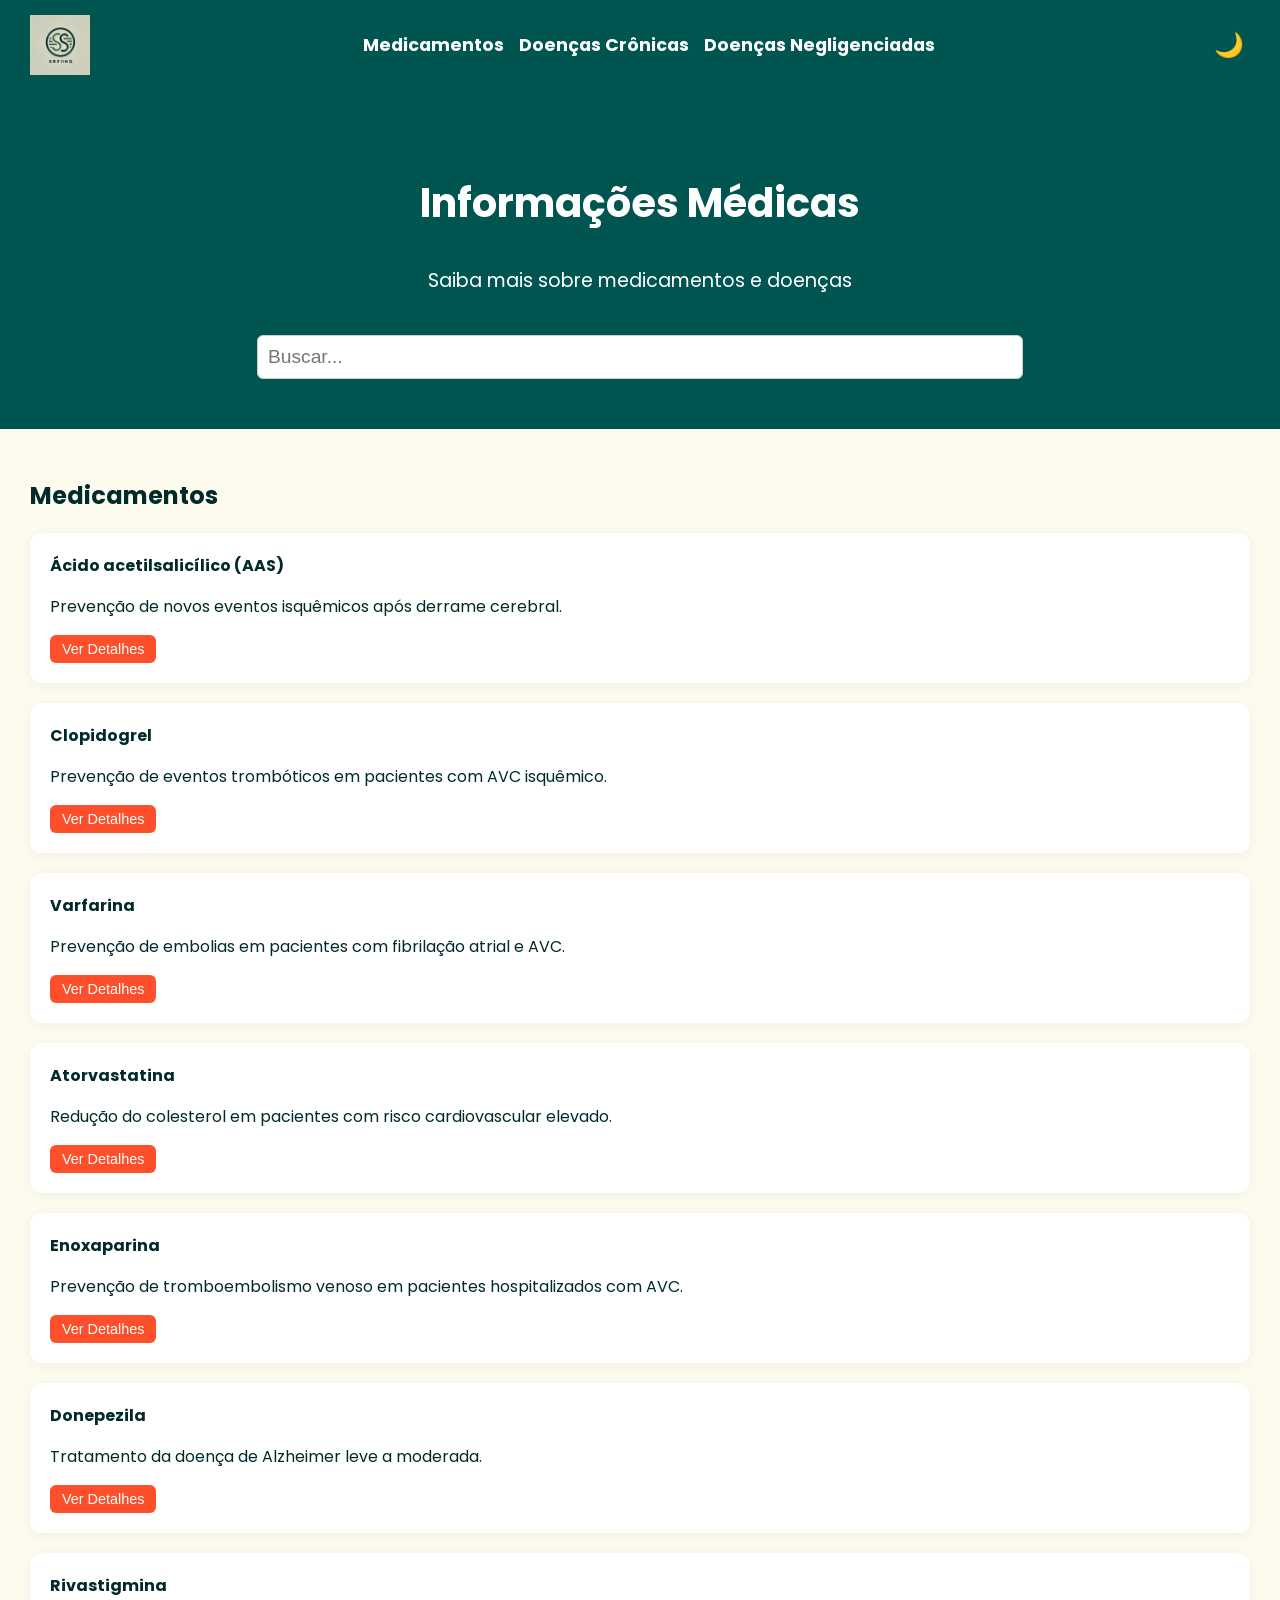
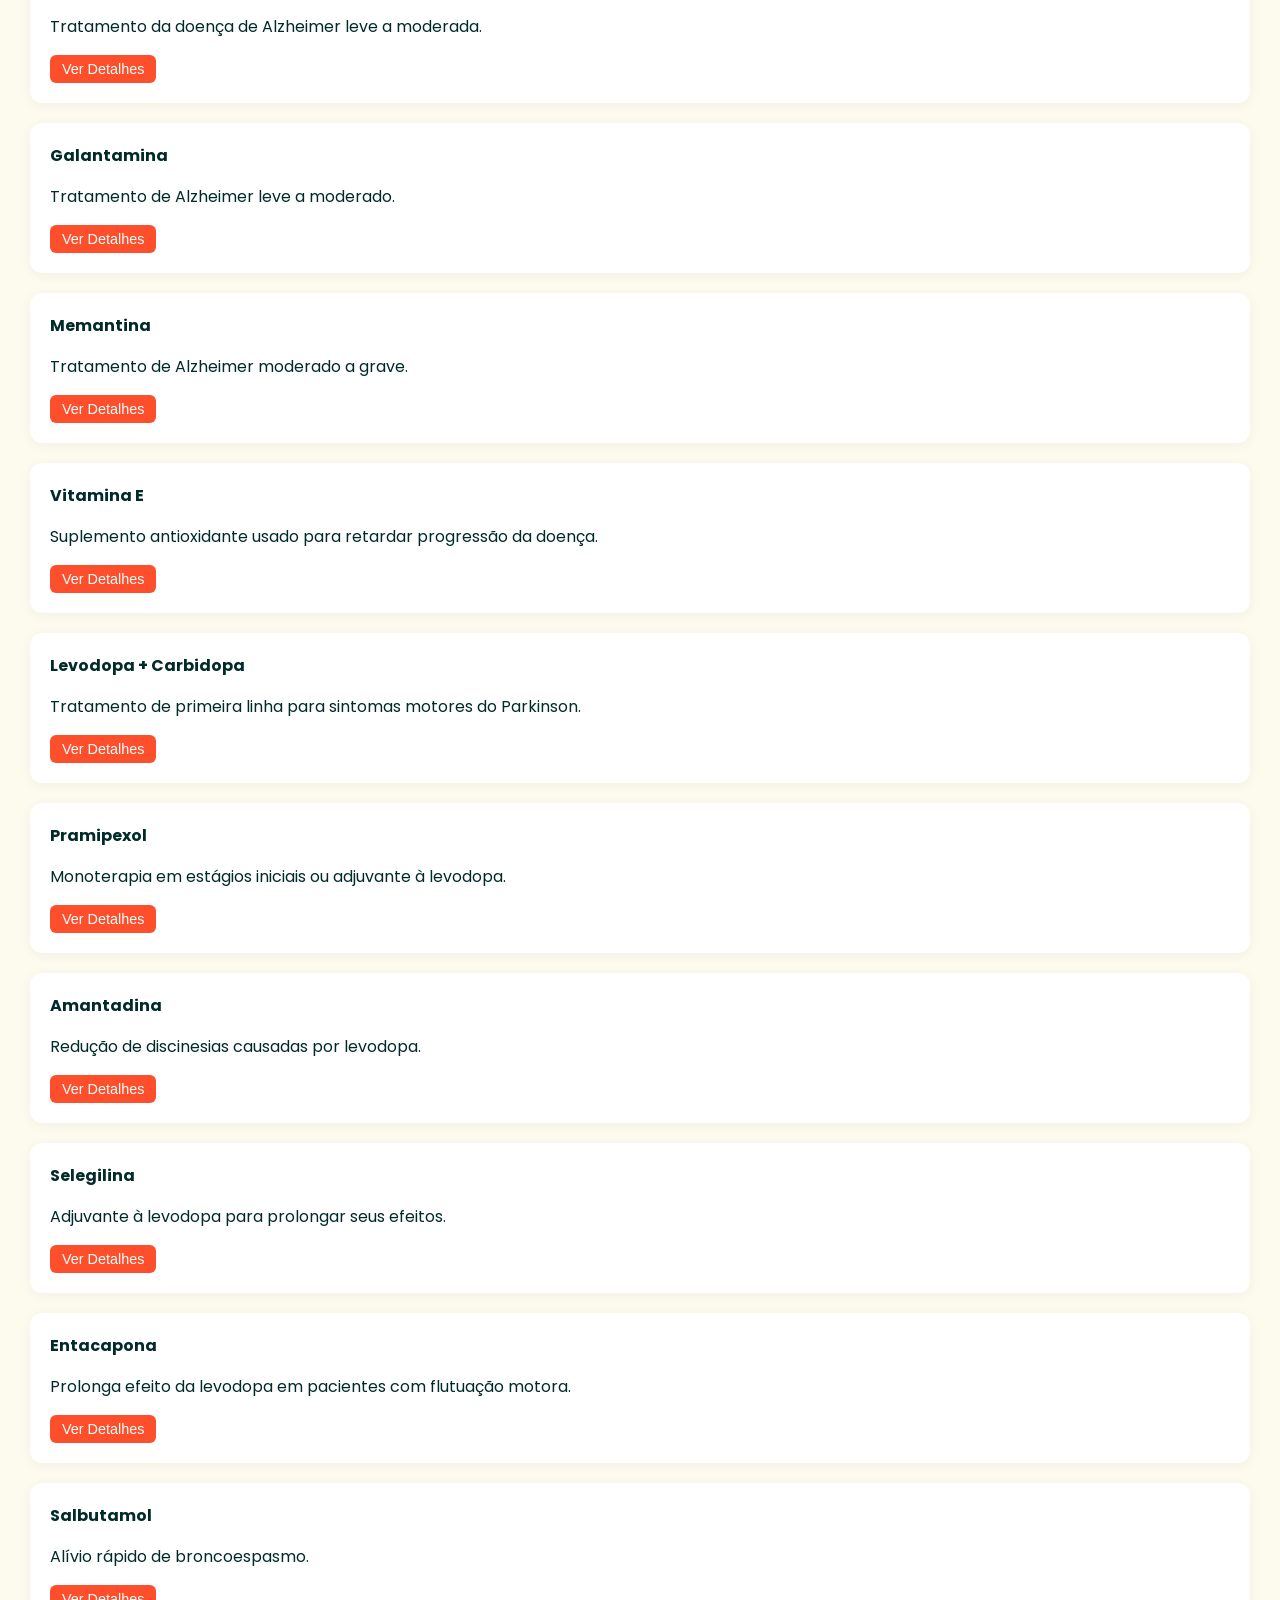
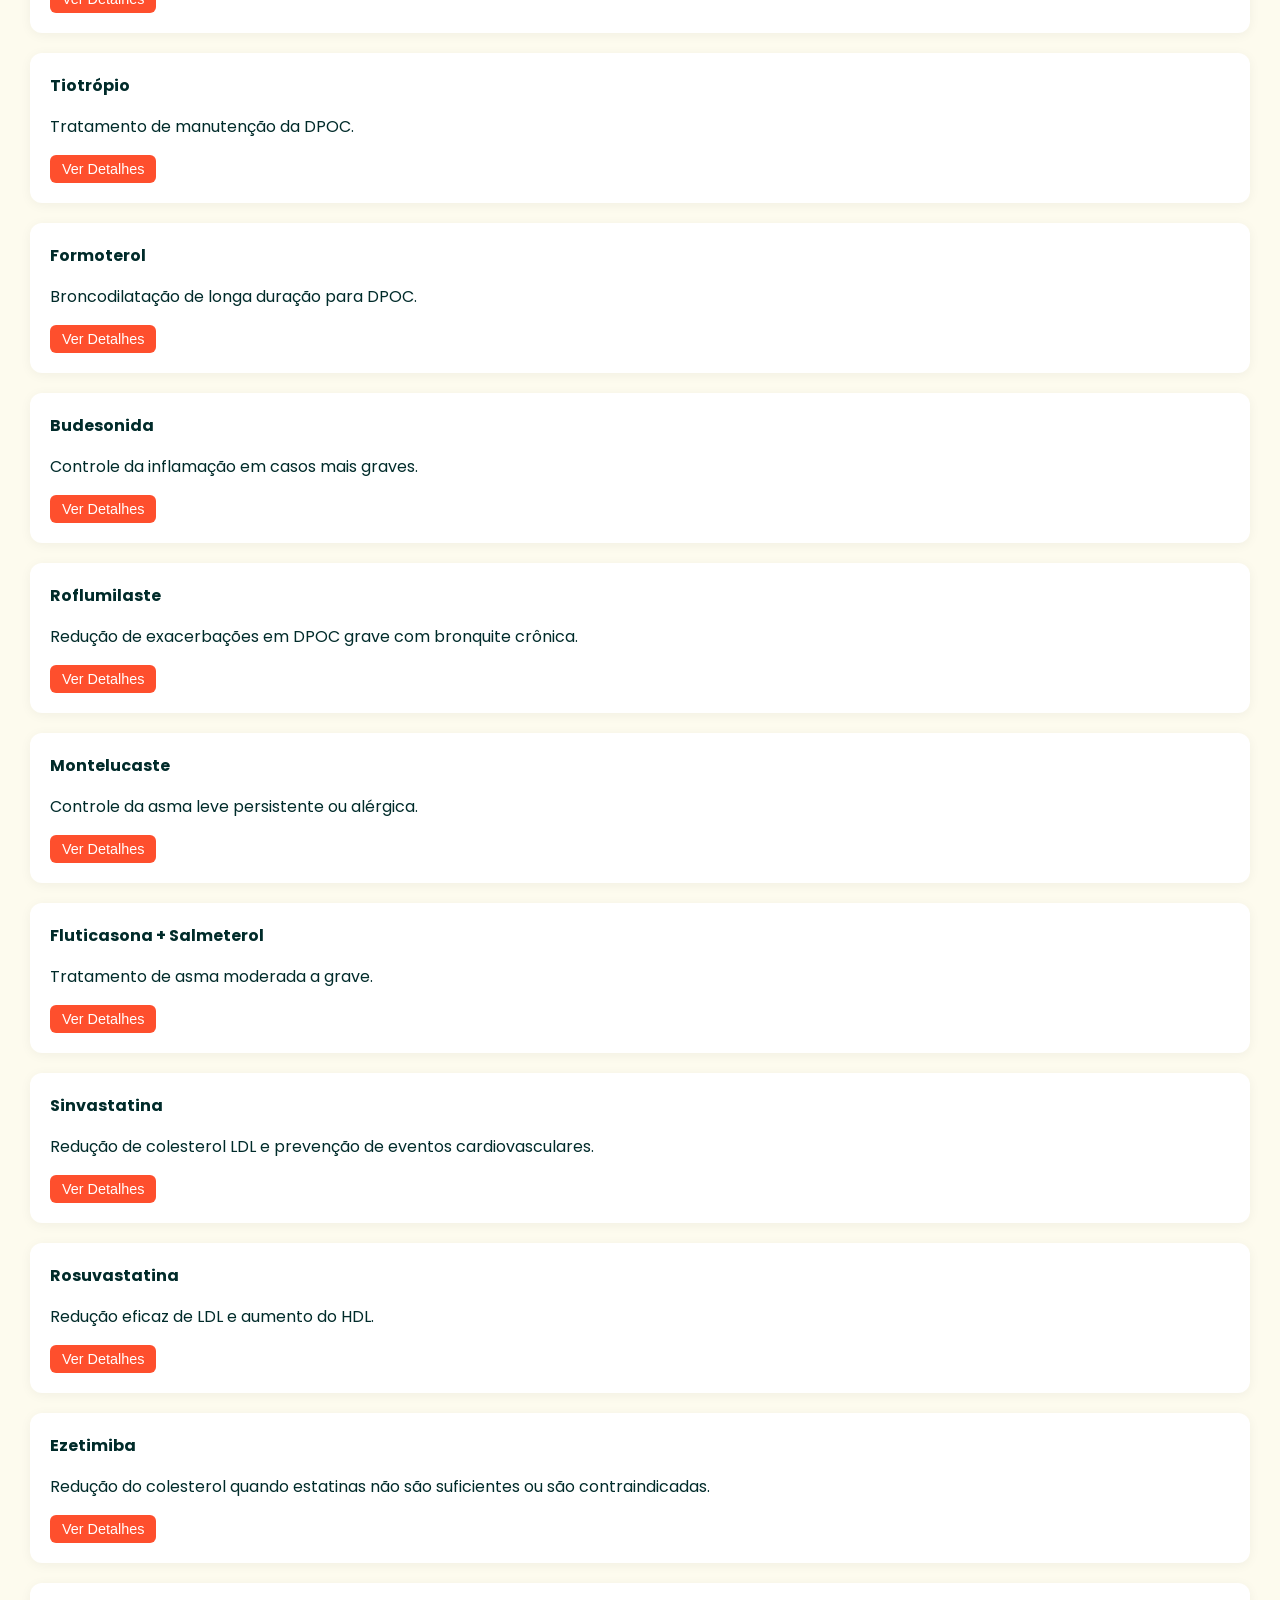
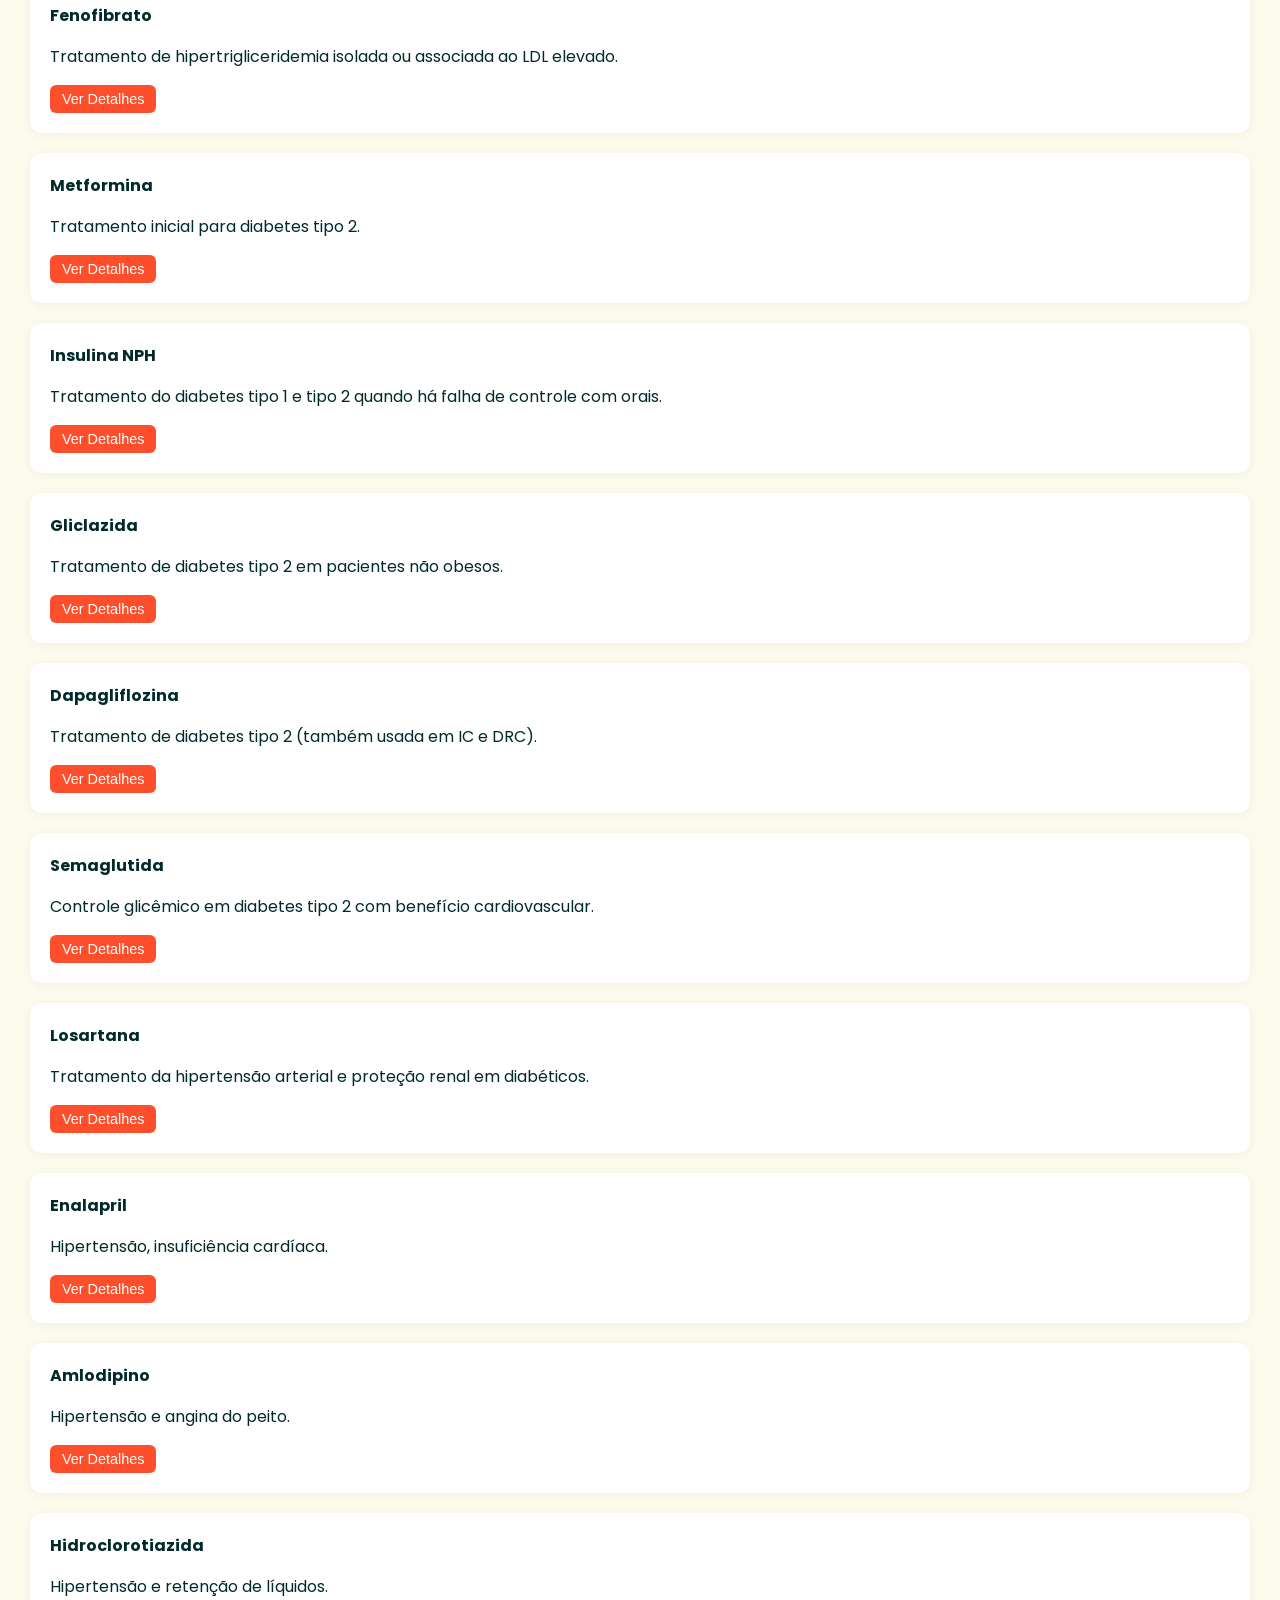
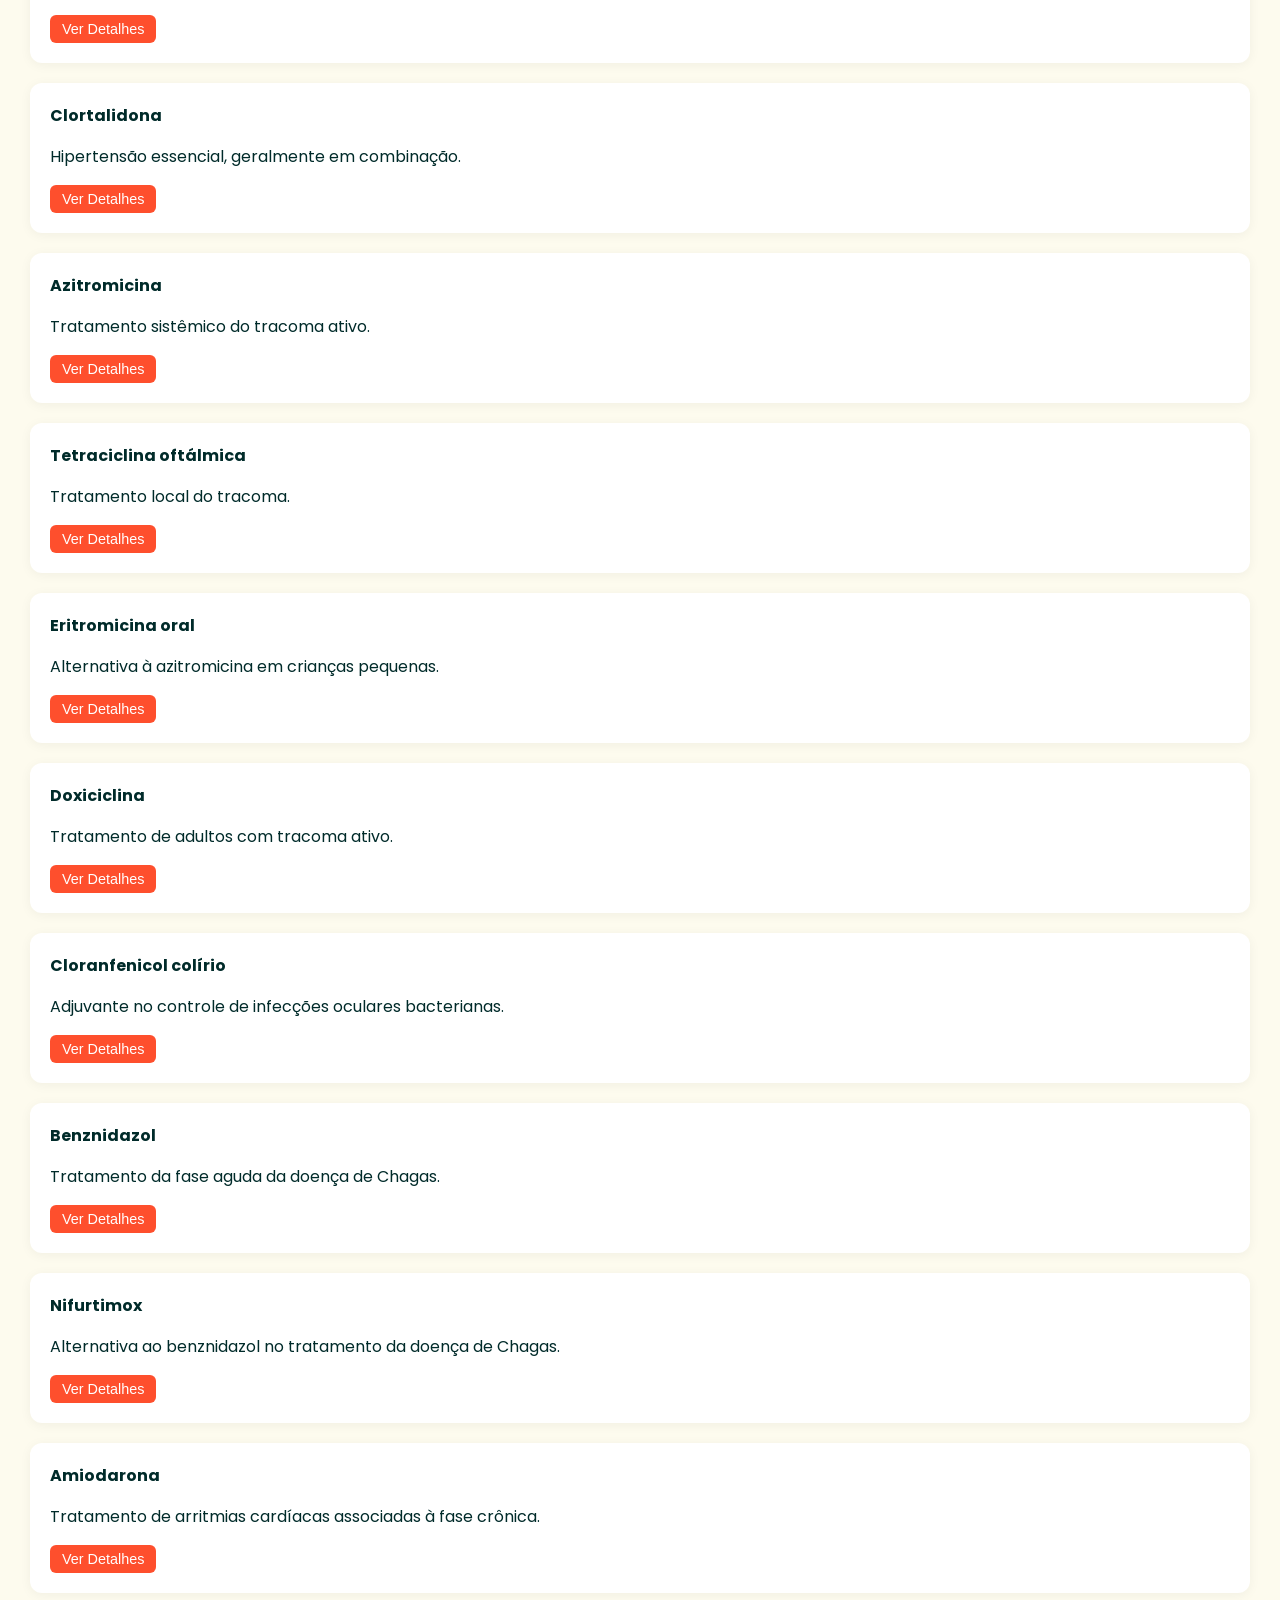
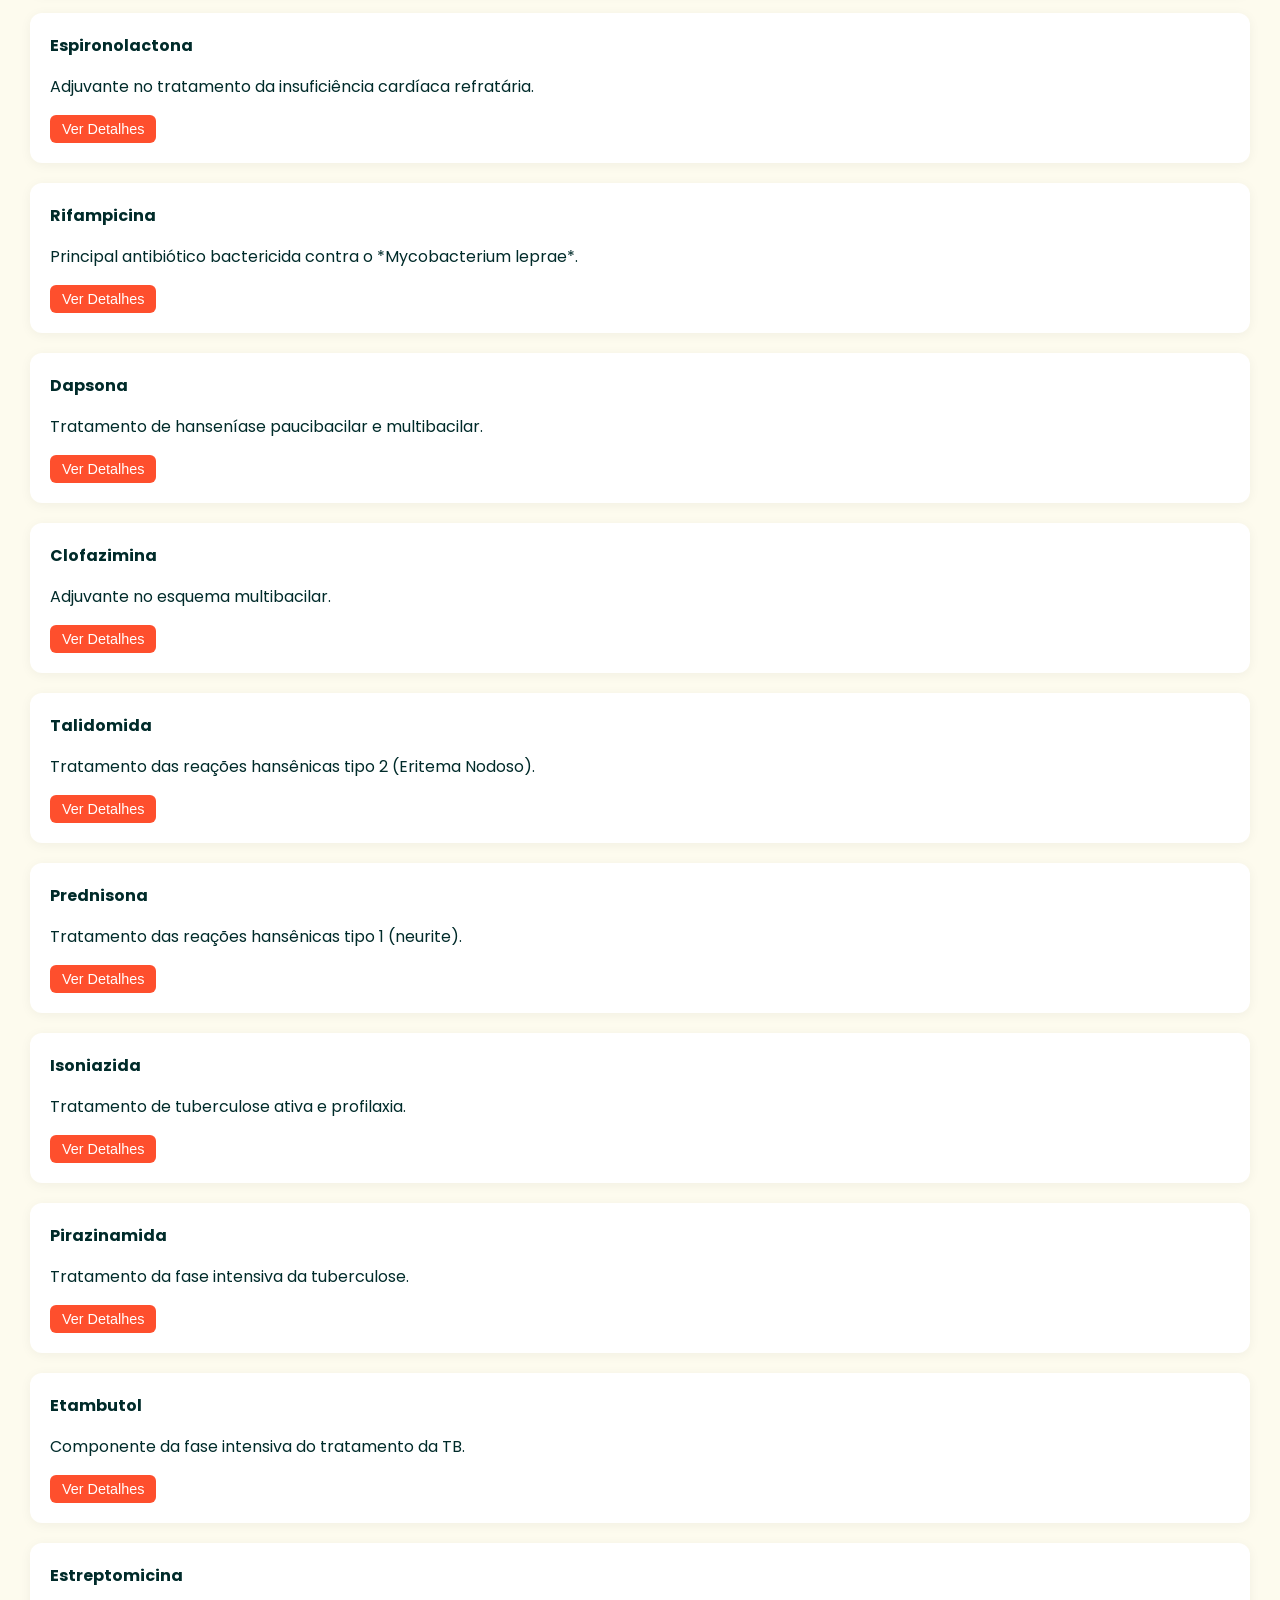
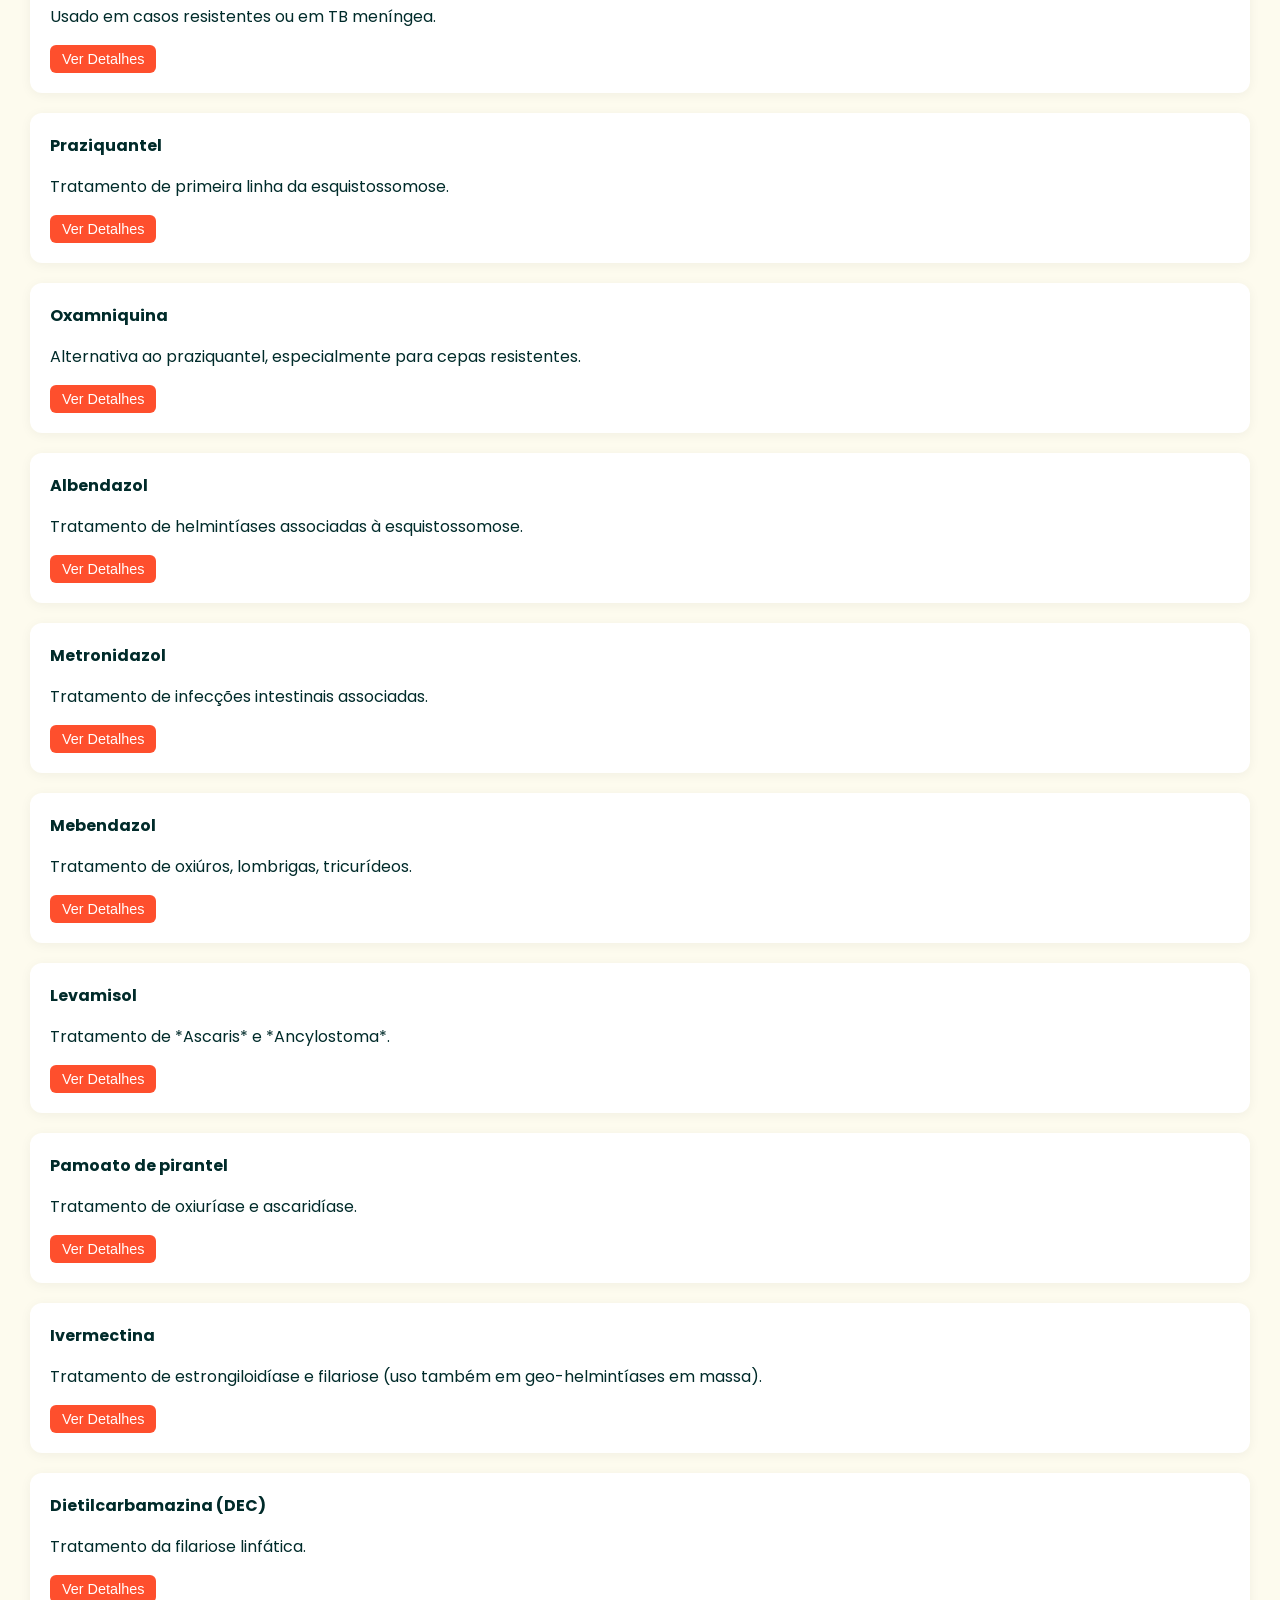
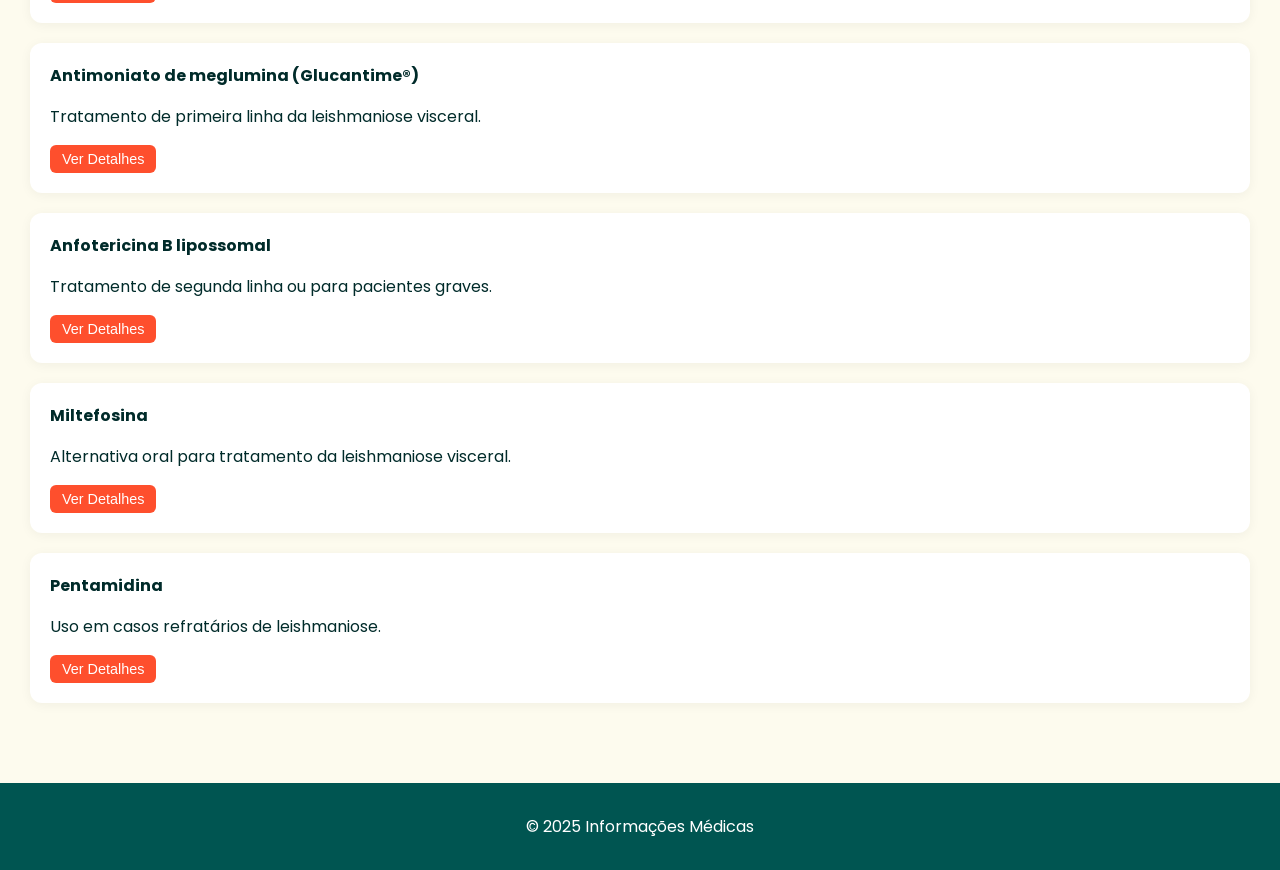
<file: gg/index.html>
<!DOCTYPE html>
<html lang="pt-BR">
<head>
  <meta charset="UTF-8" />
  <meta name="viewport" content="width=device-width, initial-scale=1.0" />
  <title>Informações Médicas</title>
  <link rel="stylesheet" href="styles.css?v=6" />
  <script type="module" src="script.js"></script>
  <link href="https://fonts.googleapis.com/css2?family=Poppins:wght@300;400;700&display=swap" rel="stylesheet" />
</head>
<body>
  <header>
    <div class="logo">
      <img src="logo.jpg" alt="Logo SG" />
    </div>
    <nav>
      <ul>
        <li><a href="#medicamentos" onclick="showCategory('medicamentos')">Medicamentos</a></li>
        <li><a href="#doencas-cronicas" onclick="showCategory('doencas-cronicas')">Doenças Crônicas</a></li>
        <li><a href="#doencas-negligenciadas" onclick="showCategory('doencas-negligenciadas')">Doenças Negligenciadas</a></li>
      </ul>
    </nav>
    <button id="darkModeToggle" onclick="toggleDarkMode()">🌙</button>
  </header>

  <main>
    <section class="hero">
      <h1>Informações Médicas</h1>
      <p>Saiba mais sobre medicamentos e doenças</p>
      <input type="text" id="searchBox" placeholder="Buscar..." onkeyup="search()" />
    </section>

    <section id="medicamentos" class="content hidden">
      <h2>Medicamentos</h2>
      <div id="medicamentosContainer"></div>
    </section>

    <section id="doencas-cronicas" class="content hidden">
      <h2>Doenças Crônicas</h2>
      <div id="cronicasContainer"></div>
    </section>

    <section id="doencas-negligenciadas" class="content hidden">
      <h2>Doenças Negligenciadas</h2>
      <div id="negligenciadasContainer"></div>
    </section>
  </main>

  <button id="backToTop" onclick="scrollToTop()">⬆ Voltar ao Topo</button>

  <footer>
    <p>&copy; 2025 Informações Médicas</p>
  </footer>

  <script type="module">
    import { diseases } from './diseases.js';

    function showCategory(id) {
      document.querySelectorAll('.content').forEach(section => {
        section.classList.add('hidden');
      });
      document.getElementById(id).classList.remove('hidden');
    }

    window.showCategory = showCategory;

    const cronicas = diseases.filter(d => d.category === "cronica");
    const negligenciadas = diseases.filter(d => d.category === "negligenciada");

    const renderDoencas = (containerId, lista, origem) => {
      const container = document.getElementById(containerId);
      container.innerHTML = lista.map(d => `
        <div class="info-card" onclick="window.location.href='detalhe-doenca.html?doenca=${encodeURIComponent(d.name)}&origem=${origem}'">
          <strong>${d.name}</strong>
          <p>${d.indication || d.causes}</p>
        </div>
      `).join('');
    };

    const renderMedicamentos = () => {
      const container = document.getElementById("medicamentosContainer");
      const todosMedicamentos = diseases.flatMap(d =>
        d.medicines.map(m => ({ ...m, disease: d.name }))
      );

      container.innerHTML = todosMedicamentos.map(m => `
        <div class="info-card" onclick="window.location.href='detalhe-medicamento.html?medicamento=${encodeURIComponent(m.name)}&origem=medicamentos'">
          <strong>${m.name}</strong>
          <p>${m.indication}</p>
        </div>
      `).join('');
    };

    renderDoencas("cronicasContainer", cronicas, "cronicas");
    renderDoencas("negligenciadasContainer", negligenciadas, "negligenciadas");
    renderMedicamentos();

    function toggleDarkMode() {
      const dark = document.body.classList.toggle("dark-mode");
      localStorage.setItem("darkMode", dark ? "enabled" : "disabled");
    }

    function scrollToTop() {
      window.scrollTo({ top: 0, behavior: "smooth" });
    }

    function search() {
      const query = document.getElementById("searchBox").value.toLowerCase();
      document.querySelectorAll(".info-card").forEach(card => {
        const text = card.innerText.toLowerCase();
        card.style.display = text.includes(query) ? "block" : "none";
      });
    }

    document.addEventListener("DOMContentLoaded", () => {
      const hash = window.location.hash;
      if (hash === "#doencas-cronicas") {
        showCategory("doencas-cronicas");
      } else if (hash === "#doencas-negligenciadas") {
        showCategory("doencas-negligenciadas");
      } else {
        showCategory("medicamentos");
      }

      if (localStorage.getItem("darkMode") === "enabled") {
        document.body.classList.add("dark-mode");
      }
    });

    window.toggleDarkMode = toggleDarkMode;
    window.scrollToTop = scrollToTop;
    window.search = search;
  </script>
</body>
</html>
</file>
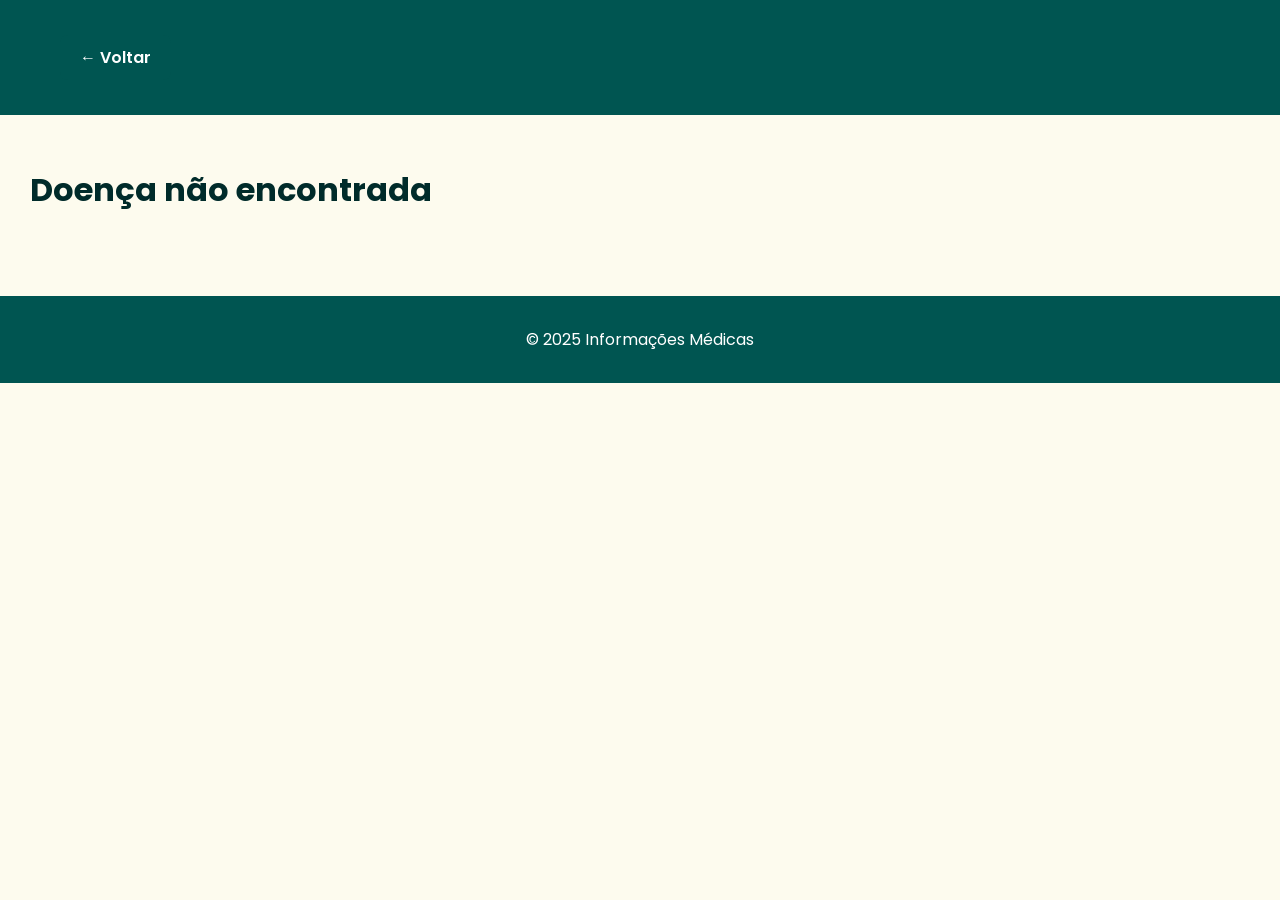
<file: gg/detalhe-doenca.html>
<!DOCTYPE html>
<html lang="pt-BR">
<head>
  <meta charset="UTF-8" />
  <meta name="viewport" content="width=device-width, initial-scale=1.0"/>
  <title>Detalhes da Doença</title>
  <link rel="stylesheet" href="styles.css?v=2">
  <script type="module" src="detalhe-doenca.js"></script>
  <link href="https://fonts.googleapis.com/css2?family=Poppins:wght@300;400;600&display=swap" rel="stylesheet">
</head>
<body>

  <header>
    <a id="backButton" class="back-button">← Voltar</a>
  </header>  

  <main class="content">
    <h1 id="diseaseName" class="highlight-title"></h1>
    <div id="diseaseDetails" class="details-container"></div>
  </main>

  <footer>
    <p>&copy; 2025 Informações Médicas</p>
  </footer>

  <script>
    const params = new URLSearchParams(window.location.search);
    const origem = params.get("origem") || "medicamentos";
    const backButton = document.getElementById("backButton");

    const origemToHash = {
      medicamentos: "#medicamentos",
      cronicas: "#doencas-cronicas",
      negligenciadas: "#doencas-negligenciadas"
    };

    backButton.href = `index.html${origemToHash[origem] || ''}`;
  </script>

</body>
</html>
</file>
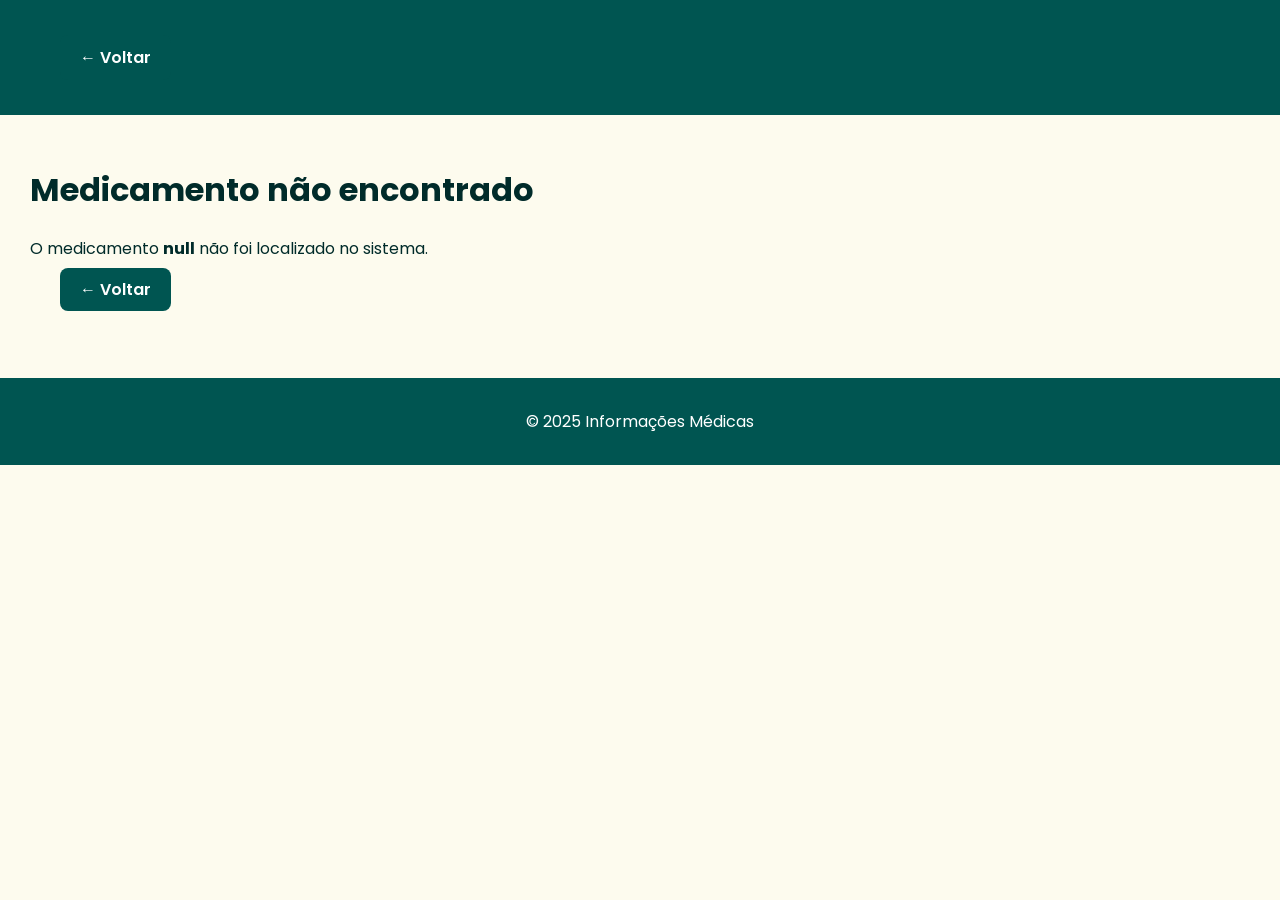
<file: gg/detalhe-medicamento.html>
<!DOCTYPE html>
<html lang="pt-BR">
<head>
  <meta charset="UTF-8" />
  <meta name="viewport" content="width=device-width, initial-scale=1.0"/>
  <title>Detalhes do Medicamento</title>
  <link rel="stylesheet" href="styles.css?v=5" />
  <script type="module" src="detalhe-medicamento.js"></script>
</head>
<body>

  <header>
    <a id="backButton" class="back-button">← Voltar</a>
  </header>

  <main class="content">
    <h1 id="medName" class="highlight-title"></h1>
    <div id="medDetails" class="medicine-details"></div>
  </main>

  <footer>
    <p>&copy; 2025 Informações Médicas</p>
  </footer>

  <script>
    const params = new URLSearchParams(window.location.search);
    const origem = params.get('origem') || 'medicamentos';
    const backButton = document.getElementById('backButton');

    const hashMap = {
      medicamentos: '#medicamentos',
      cronicas: '#doencas-cronicas',
      negligenciadas: '#doencas-negligenciadas'
    };

    backButton.href = `index.html${hashMap[origem] || ''}`;
  </script>

</body>
</html>
</file>
<file: gg/styles.css>
@import url('https://fonts.googleapis.com/css2?family=Poppins:wght@300;400;600&display=swap');

:root {
  --vermelho: #FE4F2D;
  --bege: #FDFBEE;
  --verde-escuro: #005551;
  --fundo-escuro: #003c3a;
  --texto: #002b2a;
  --branco: #FFFFFF;
}

body {
  font-family: 'Poppins', sans-serif;
  background-color: var(--bege);
  color: var(--texto);
  margin: 0;
  padding: 0;
}

header {
  display: flex;
  justify-content: space-between;
  align-items: center;
  background-color: var(--verde-escuro);
  color: var(--branco);
  padding: 15px 30px;
}

.logo img {
  height: 60px;
  display: block;
}

nav ul {
  list-style: none;
  display: flex;
  gap: 15px;
  margin: 0;
  padding: 0;
}

nav ul li a {
  color: var(--branco);
  text-decoration: none;
  font-size: 1.1em;
  font-weight: bold;
  transition: color 0.3s;
}

nav ul li a:hover {
  color: var(--vermelho);
}

#darkModeToggle {
  background: none;
  border: none;
  font-size: 1.5em;
  cursor: pointer;
  color: var(--branco);
}

.hero {
  text-align: center;
  background-color: var(--verde-escuro);
  color: var(--branco);
  padding: 50px 20px;
}

.hero h1 {
  font-size: 2.5em;
}

.hero p {
  font-size: 1.2em;
}

#searchBox {
  width: 60%;
  padding: 10px;
  font-size: 1.2em;
  border-radius: 6px;
  border: 1px solid #ccc;
  margin-top: 20px;
}

.content {
  padding: 30px;
}

.info-card, .card {
  background-color: var(--branco);
  padding: 20px;
  border-radius: 12px;
  margin-bottom: 20px;
  box-shadow: 0 2px 12px rgba(0, 0, 0, 0.05);
  transition: transform 0.3s ease, box-shadow 0.3s ease;
  cursor: pointer;
}

.info-card:hover, .card:hover {
  transform: scale(1.02);
  box-shadow: 0 6px 18px rgba(0, 0, 0, 0.15);
}

.med-buttons {
  display: flex;
  gap: 10px;
  margin-top: 10px;
  flex-wrap: wrap;
}

.med-buttons button,
.med-buttons .bula-button {
  background-color: var(--vermelho);
  color: var(--branco);
  border: none;
  padding: 6px 12px;
  border-radius: 6px;
  font-size: 0.9em;
  cursor: pointer;
  text-decoration: none;
  transition: background-color 0.3s ease;
}

.med-buttons button:hover,
.med-buttons .bula-button:hover {
  background-color: #d63c1f;
}

.botao {
  display: inline-block;
  margin-top: 10px;
  padding: 8px 16px;
  background-color: var(--vermelho);
  color: var(--branco);
  border: none;
  border-radius: 20px;
  font-weight: 600;
  text-decoration: none;
  font-size: 0.9em;
  transition: background-color 0.3s;
}

.botao:hover {
  background-color: #d63c1f;
}

.back-button {
  margin: 20px 30px;
  padding: 10px 20px;
  background-color: var(--verde-escuro);
  color: var(--branco);
  border: none;
  border-radius: 8px;
  font-weight: 600;
  font-size: 1em;
  text-decoration: none;
  cursor: pointer;
  transition: background-color 0.3s ease, transform 0.2s ease;
}

.back-button:hover {
  background-color: var(--vermelho);
  transform: scale(1.03);
}

footer {
  background-color: var(--verde-escuro);
  color: var(--branco);
  text-align: center;
  padding: 15px;
  margin-top: 30px;
}

body.dark-mode {
  background-color: var(--fundo-escuro);
  color: var(--branco);
}

body.dark-mode .hero,
body.dark-mode header,
body.dark-mode footer {
  background-color: #002b2a;
}

body.dark-mode .info-card,
body.dark-mode .card {
  background-color: #3b3b3b;
  color: var(--branco);
}

body.dark-mode .botao,
body.dark-mode .med-buttons button,
body.dark-mode .bula-button {
  background-color: #fe4f2d;
  color: var(--branco);
}

body.dark-mode .botao:hover,
body.dark-mode .med-buttons button:hover,
body.dark-mode .bula-button:hover {
  background-color: #e23c1c;
}

.hidden {
  display: none;
}

#backToTop {
  position: fixed;
  bottom: 20px;
  right: 20px;
  background: var(--vermelho);
  color: var(--branco);
  border: none;
  padding: 10px 12px;
  border-radius: 5px;
  cursor: pointer;
  display: none;
}

#backToTop:hover {
  background-color: #d63c1f;
}

body,
header,
footer,
.hero,
.card,
.info-card,
#searchBox,
#backToTop,
nav ul li a {
  transition: background-color 0.3s ease, color 0.3s ease;
}
</file>
